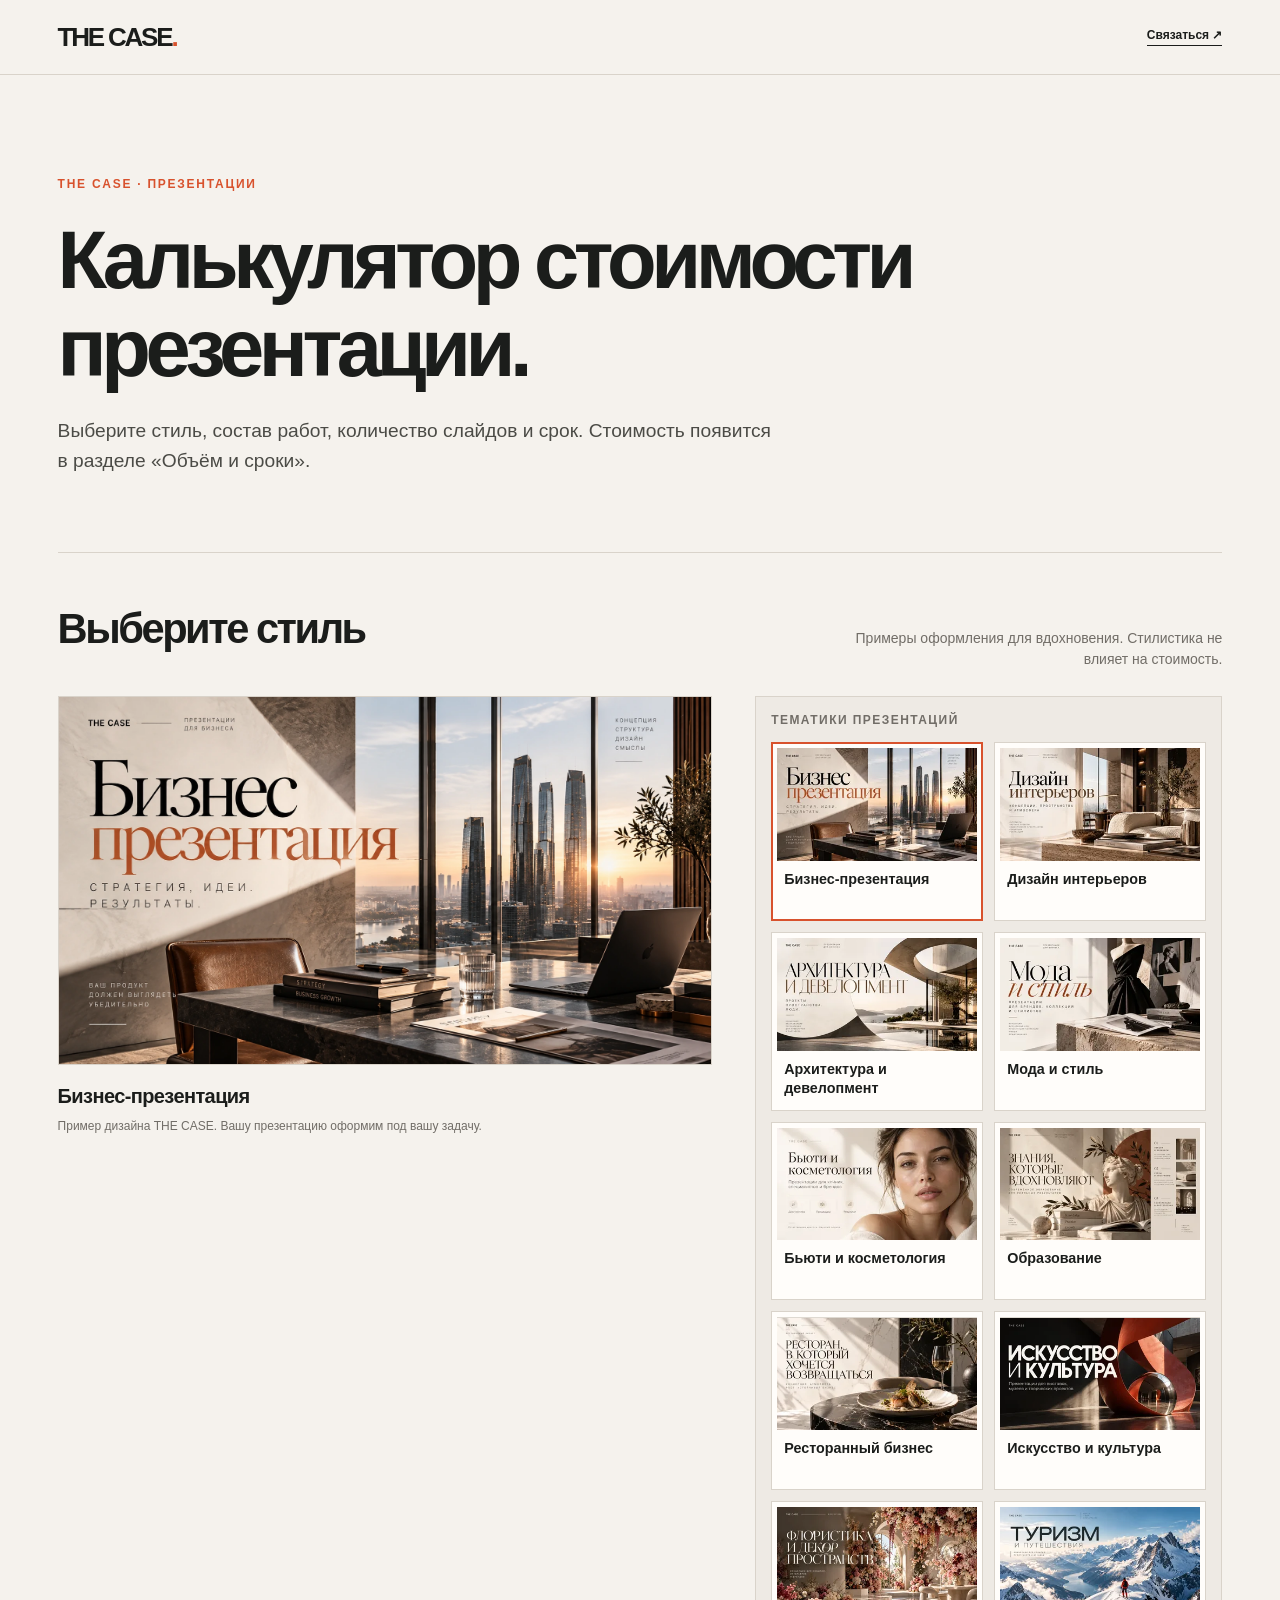
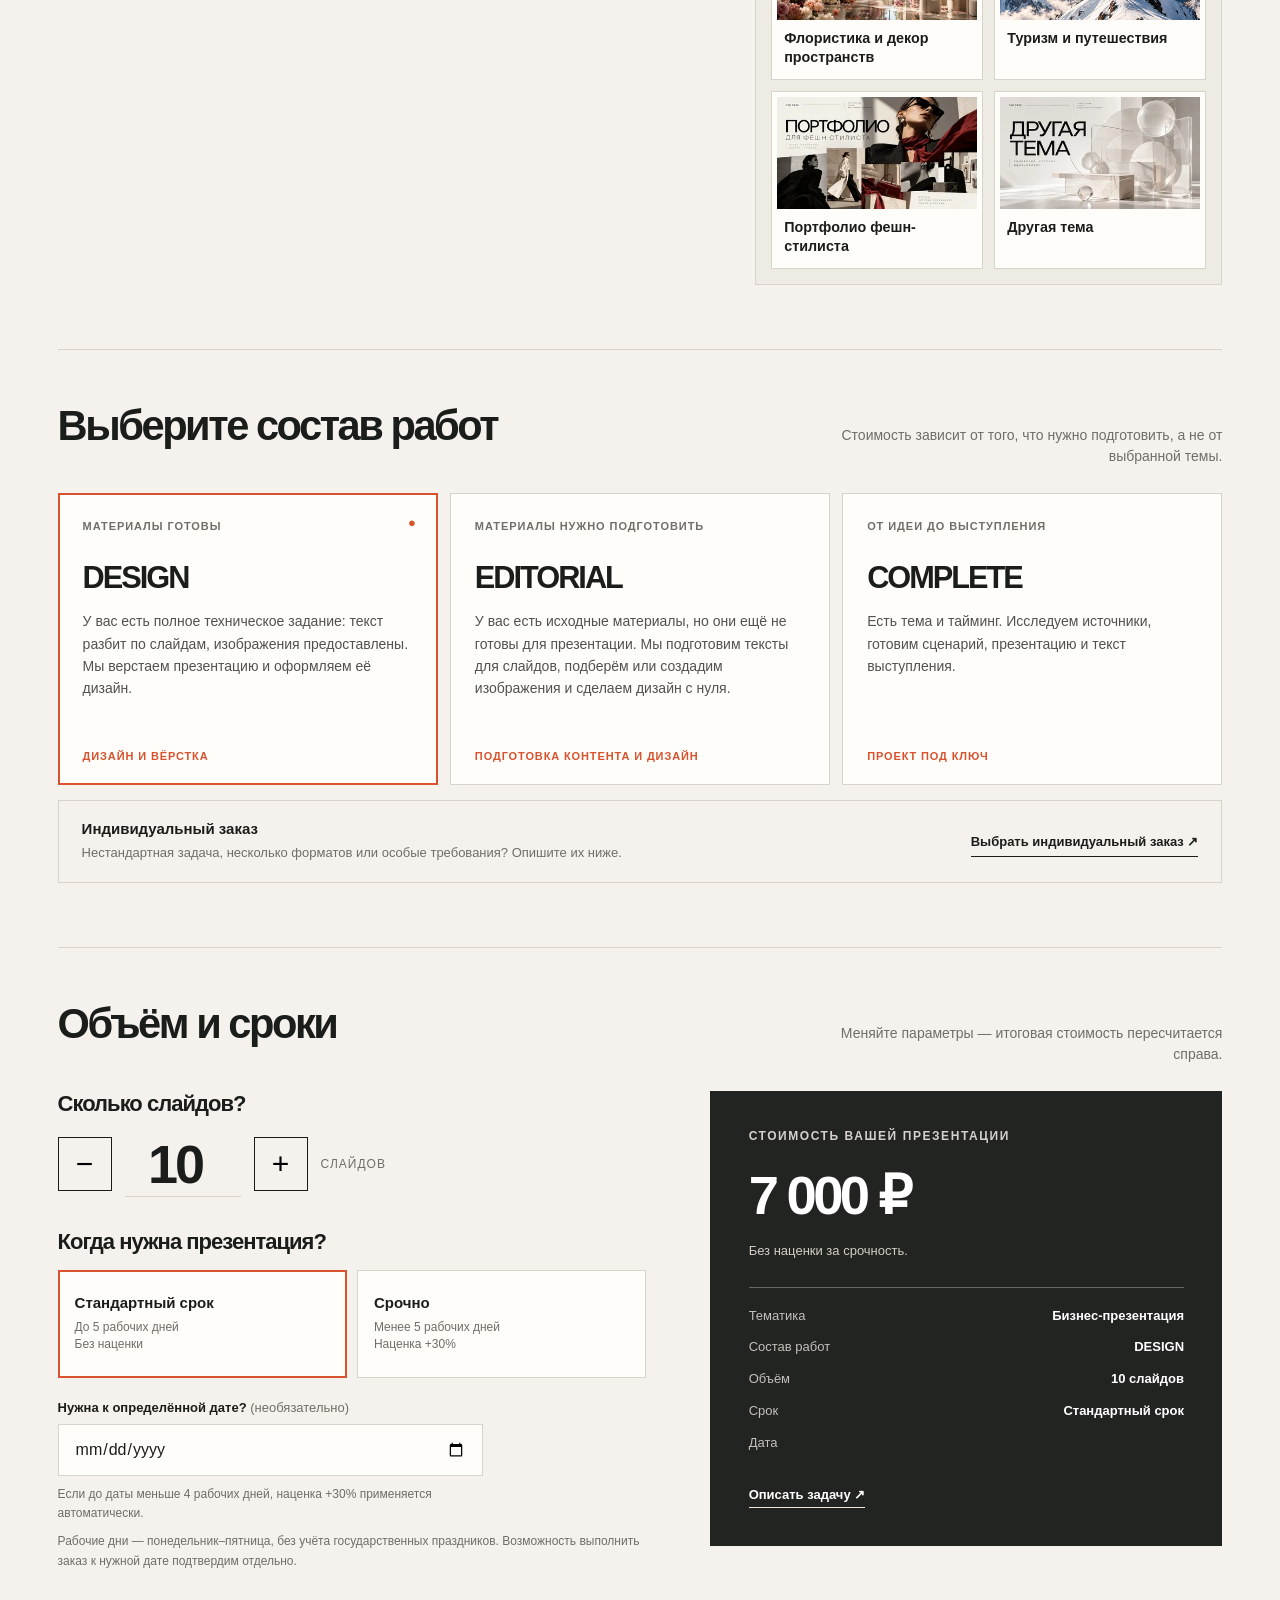
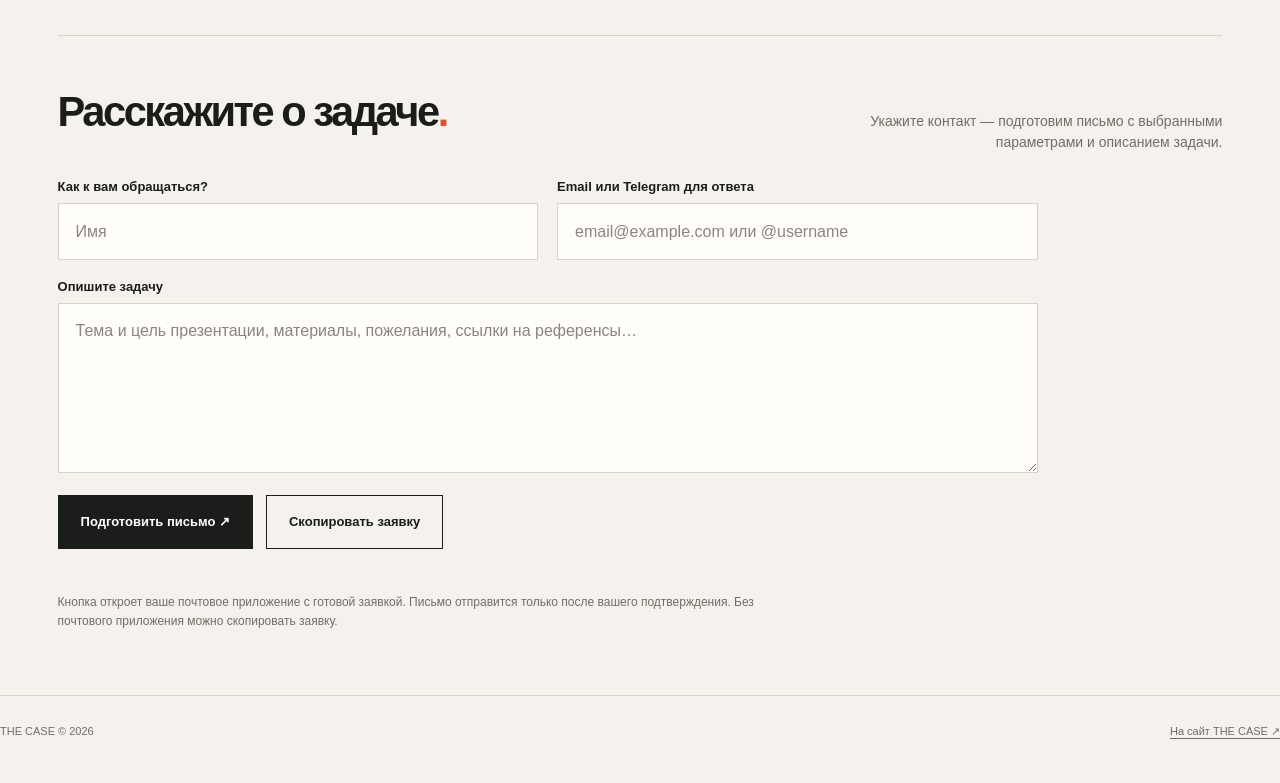
<file: calculator/index.html>
<!doctype html>
<html lang="ru"><head>
<meta charset="utf-8"><meta name="viewport" content="width=device-width,initial-scale=1">
<meta name="theme-color" content="#f5f2ed"><meta name="description" content="THE CASE — калькулятор стоимости презентации. Выберите пример оформления, состав работ, количество слайдов и срок.">
<title>Калькулятор стоимости презентации — THE CASE</title>
<style>
:root{--paper:#f5f2ed;--white:#fffdfa;--ink:#1b1d1b;--muted:#716d67;--line:#d9d3ca;--accent:#d8522d;--dark:#222421}
*{box-sizing:border-box}html{scroll-behavior:smooth}body{margin:0;background:var(--paper);color:var(--ink);font-family:Arial,Helvetica,sans-serif;-webkit-font-smoothing:antialiased}button,input,textarea{font:inherit}button{cursor:pointer}button:focus-visible,input:focus-visible,textarea:focus-visible,a:focus-visible{outline:3px solid var(--accent);outline-offset:3px}a{color:inherit}
.shell{max-width:1480px;margin:0 auto;padding:0 clamp(20px,4.5vw,74px)}
.site-head{border-bottom:1px solid var(--line)}.head-inner{display:flex;align-items:center;justify-content:space-between;min-height:74px;gap:22px}.wordmark{font-weight:900;font-size:26px;letter-spacing:-.085em;text-decoration:none}.wordmark span{color:var(--accent)}.head-contact{font-size:12px;font-weight:750;text-decoration:none;border-bottom:1px solid currentColor;padding-bottom:3px}
.hero{padding:clamp(52px,8vw,111px) 0 clamp(50px,6vw,84px);max-width:1170px}.eyebrow{font-size:12px;letter-spacing:.145em;text-transform:uppercase;font-weight:750;color:var(--accent);margin:0 0 25px}.hero h1{margin:0;max-width:1120px;line-height:1.075;font-size:clamp(48px,6.35vw,92px);font-weight:800;letter-spacing:-.067em;overflow-wrap:break-word}.hero h1 span{display:block;color:var(--ink)}.hero-lead{max-width:720px;font-size:clamp(17px,1.5vw,21px);line-height:1.54;margin:25px 0 0;color:#4b4b46}
.section{padding:53px 0 64px;border-top:1px solid var(--line)}.section-header{display:flex;align-items:baseline;justify-content:space-between;gap:30px;margin-bottom:26px}.section h2{font-size:clamp(29px,3.25vw,47px);letter-spacing:-.059em;line-height:1.1;font-weight:800;margin:0}.section-hint{font-size:14px;color:var(--muted);line-height:1.5;max-width:410px;text-align:right;margin:0}
.visual-layout{display:grid;grid-template-columns:minmax(0,1.85fr) minmax(270px,.8fr);gap:clamp(22px,3.5vw,52px);align-items:start}.big-slide{overflow:hidden;border:1px solid var(--line);background:#ddd7cf}.big-slide img{display:block;width:100%;height:auto;aspect-ratio:1672/941;object-fit:contain}.slide-under{display:flex;align-items:baseline;justify-content:space-between;gap:16px;margin:19px 0 0}.chosen{font-size:20px;font-weight:800;line-height:1.25;letter-spacing:-.03em}.slide-clarify{font-size:12px;color:var(--muted);margin:9px 0 0;line-height:1.45}
.theme-side{min-width:0}.theme-title{font-size:11px;letter-spacing:.12em;color:var(--muted);font-weight:750;text-transform:uppercase;margin:0 0 11px}.themes{display:grid;grid-template-columns:1fr;gap:0;border-top:1px solid var(--line)}.theme-btn{display:flex;justify-content:space-between;align-items:center;gap:12px;padding:12px 9px 12px 14px;min-height:43px;border:0;border-bottom:1px solid var(--line);background:transparent;color:var(--ink);text-align:left;font-weight:650;font-size:13px;line-height:1.23;position:relative}.theme-btn::before{content:'';position:absolute;left:0;top:0;bottom:0;width:0;background:var(--accent);transition:width .12s}.theme-btn[aria-pressed=true]{background:#eee8df}.theme-btn[aria-pressed=true]::before{width:4px}.theme-btn[aria-pressed=true] .theme-arrow{color:var(--accent)}.theme-arrow{font-size:15px;color:#bbb1a5}.theme-btn:hover{background:#e9e2d8}
.packages{display:grid;grid-template-columns:repeat(3,minmax(0,1fr));gap:12px}.package{min-width:0;text-align:left;display:flex;flex-direction:column;padding:26px 24px 22px;background:var(--white);border:1px solid var(--line);color:var(--ink);min-height:292px;position:relative}.package[aria-pressed=true]{border:2px solid var(--accent);padding:25px 23px 21px}.package[aria-pressed=true]::after{content:'●';font-size:13px;color:var(--accent);position:absolute;top:20px;right:20px}.pkg-flag{font-size:11px;color:var(--muted);text-transform:uppercase;letter-spacing:.085em;font-weight:750}.pkg-name{font-size:clamp(26px,2.4vw,37px);font-weight:900;letter-spacing:-.065em;margin:28px 0 14px}.pkg-desc{font-size:14px;line-height:1.58;color:#52514d;flex:1}.pkg-end{padding-top:20px;font-size:11px;font-weight:800;color:var(--accent);text-transform:uppercase;letter-spacing:.08em}.custom-strip{margin-top:15px;border:1px solid var(--line);padding:19px 23px;display:flex;justify-content:space-between;align-items:center;gap:14px;flex-wrap:wrap}.custom-strip strong{font-size:15px}.custom-strip p{font-size:13px;line-height:1.5;color:var(--muted);margin:5px 0 0}.custom-strip button{border:0;border-bottom:1px solid currentColor;background:transparent;padding:7px 0;font-size:13px;font-weight:800;color:var(--ink)}.custom-strip button[aria-pressed=true]{color:var(--accent)}
.calculation{display:grid;grid-template-columns:minmax(0,1fr) minmax(300px,.87fr);gap:clamp(24px,5vw,76px);align-items:start}.calculate-fields{display:flex;flex-direction:column;gap:32px;min-width:0}.group h3{font-size:22px;letter-spacing:-.045em;margin:0 0 15px}.counter{display:flex;align-items:center;gap:13px;flex-wrap:wrap}.counter button{width:54px;height:54px;flex:none;border:1px solid var(--ink);background:transparent;font-size:30px;display:grid;place-items:center}.counter button:hover{color:#fff;background:var(--ink)}.counter input{width:116px;text-align:center;border:0;border-bottom:1px solid var(--line);background:transparent;border-radius:0;font-size:54px;font-weight:900;letter-spacing:-.055em;min-height:60px;color:var(--ink)}.counter .counter-unit{font-size:12px;text-transform:uppercase;color:var(--muted);letter-spacing:.085em}.choice-row{display:grid;grid-template-columns:1fr 1fr;gap:10px}.timing{border:1px solid var(--line);padding:16px;text-align:left;min-height:108px;background:var(--white);color:var(--ink)}.timing[aria-pressed=true]{border:2px solid var(--accent);padding:15px}.timing:disabled{opacity:.55;cursor:not-allowed}.timing strong{display:block;font-size:15px;margin-bottom:8px}.timing small{display:block;font-size:12px;line-height:1.45;color:var(--muted)}.date-wrap{margin-top:22px;max-width:425px}.field-label{display:block;font-size:13px;font-weight:750;margin-bottom:9px}.date-wrap input{width:100%;border:1px solid var(--line);background:var(--white);padding:13px 16px;min-height:52px;font-size:16px;color:var(--ink);border-radius:0}.help{font-size:12px;color:var(--muted);margin:9px 0 0;line-height:1.6}.help.alert{color:#af3c25;font-weight:750}
.cost-panel{background:var(--dark);padding:clamp(25px,3vw,42px);color:#fff;min-width:0;position:sticky;top:22px}.cost-kicker{font-size:12px;color:#d5d1cb;text-transform:uppercase;letter-spacing:.13em;font-weight:700}.cost-price{font-size:clamp(39px,4.25vw,72px);line-height:1.08;letter-spacing:-.068em;font-weight:900;margin:24px 0 15px;overflow-wrap:break-word}.cost-price.compact{font-size:clamp(33px,3vw,47px)}.cost-caption{font-size:13px;color:#d4cec4;line-height:1.5}.cost-breakdown{border-top:1px solid #666760;padding-top:19px;margin-top:26px}.cost-line{display:flex;justify-content:space-between;gap:12px;margin-bottom:13px;font-size:13px;line-height:1.45}.cost-line dt{color:#c4c1bb}.cost-line dd{margin:0;font-weight:650;text-align:right;max-width:63%}.go-form{display:inline-block;margin-top:18px;color:white;text-decoration:none;border-bottom:1px solid #f4e6d7;padding-bottom:5px;font-size:13px;font-weight:750}
.form-wrap{max-width:980px}.form-grid{display:grid;grid-template-columns:repeat(2,minmax(0,1fr));gap:19px}.field.full{grid-column:1/-1}.field input,.field textarea{display:block;width:100%;background:var(--white);border:1px solid var(--line);border-radius:0;padding:15px 17px;min-height:57px;font-size:16px;line-height:1.45;color:var(--ink)}.field textarea{min-height:170px;resize:vertical}.field input::placeholder,.field textarea::placeholder{color:#8a8580}.buttons{display:flex;flex-wrap:wrap;gap:13px;margin:22px 0 0}.primary{background:var(--ink);color:#fff;padding:16px 22px;min-height:54px;border:1px solid var(--ink);font-size:13px;font-weight:800}.primary:hover{background:var(--accent);border-color:var(--accent)}.outline{background:transparent;color:var(--ink);padding:16px 22px;min-height:54px;border:1px solid var(--ink);font-size:13px;font-weight:800}.outline:hover{background:var(--ink);color:white}.status{min-height:18px;font-size:13px;color:#336243;margin-top:13px}.status.error{color:#aa3d25}.fine{font-size:12px;line-height:1.6;color:var(--muted);margin:13px 0 0;max-width:730px}.footer{padding:29px 0 45px;border-top:1px solid var(--line);display:flex;justify-content:space-between;gap:14px;flex-wrap:wrap;color:var(--muted);font-size:11px}.footer a{text-decoration:underline;text-underline-offset:3px}
@media(max-width:1000px){.visual-layout{grid-template-columns:minmax(0,1.45fr) minmax(240px,1fr);gap:22px}.package{padding:19px 17px 20px}.package[aria-pressed=true]{padding:18px 16px 19px}.pkg-desc{font-size:13px}.calculation{gap:22px}}
@media(max-width:760px){.head-inner{min-height:65px}.hero{padding:60px 0}.hero h1{font-size:clamp(45px,9.4vw,68px);line-height:1.12}.section{padding:37px 0 43px}.section-header{display:block}.section-hint{text-align:left;max-width:650px;margin-top:10px}.visual-layout{display:flex;flex-direction:column;gap:23px}.visual-main-wrap,.theme-side{width:100%}.themes{grid-template-columns:repeat(2,minmax(0,1fr));column-gap:12px}.theme-btn{font-size:12px;padding:13px 8px 13px 11px}.packages{grid-template-columns:1fr}.package,.package[aria-pressed=true]{min-height:unset;padding:19px}.pkg-name{margin:12px 0}.pkg-end{padding-top:13px}.calculation{grid-template-columns:1fr;gap:28px}.cost-panel{position:static}.form-grid{grid-template-columns:1fr}.field.full{grid-column:auto}}
@media(max-width:400px){.shell{padding-left:17px;padding-right:17px}.hero h1{font-size:clamp(41px,11.4vw,49px)}.counter{gap:9px}.counter button{height:48px;width:48px}.counter input{font-size:48px;width:88px}.counter .counter-unit{font-size:11px}.choice-row{gap:8px}.timing{padding:12px}.timing[aria-pressed=true]{padding:11px}.timing strong{font-size:14px}.themes{column-gap:5px}.theme-btn{font-size:11.5px;min-height:45px}.cost-price{font-size:43px}}

/* Gallery revision: topic + true thumbnail in every selectable tile. */
.visual-layout{grid-template-columns:minmax(0,1.64fr) minmax(318px,.87fr);gap:clamp(20px,3.1vw,48px)}
.visual-main-wrap{position:sticky;top:20px;min-width:0}
.themes{display:grid;grid-template-columns:1fr;gap:9px;border-top:0}
.theme-btn{display:grid;grid-template-columns:minmax(110px,42%) minmax(0,1fr);align-items:center;gap:12px;padding:7px;min-height:0;border:1px solid var(--line);background:var(--white);text-align:left;color:var(--ink);font-size:14px;line-height:1.28;font-weight:700;box-shadow:none;transition:background-color .15s,border-color .15s}
.theme-btn::before,.theme-btn[aria-pressed=true]::before{display:none}
.theme-btn[aria-pressed=true]{background:#f0eae2;border-color:var(--accent);box-shadow:inset 3px 0 0 var(--accent)}
.theme-btn:hover{background:#eee8df}
.theme-thumb{display:block;width:100%;height:auto;aspect-ratio:16/9;object-fit:cover;background:#e5dfd8;border:0;flex:none}
.theme-label{font-size:clamp(12px,1.08vw,15px);font-weight:750;line-height:1.3;min-width:0;overflow-wrap:break-word}
@media(max-width:1000px){
 .visual-layout{grid-template-columns:minmax(0,1.4fr) minmax(285px,.95fr);gap:20px}
 .theme-btn{grid-template-columns:minmax(104px,44%) minmax(0,1fr);gap:10px;padding:6px}
 .theme-label{font-size:13px}
}
@media(max-width:760px){
 .visual-layout{display:flex;flex-direction:column;gap:25px}
 .visual-main-wrap{position:static;top:auto;width:100%}
 .theme-side{width:100%}
 .themes{grid-template-columns:repeat(2,minmax(0,1fr));gap:10px}
 .theme-btn{display:flex;flex-direction:column;align-items:stretch;gap:8px;padding:7px;min-width:0;min-height:0}
 .theme-thumb{width:100%;aspect-ratio:16/9}
 .theme-label{font-size:13px;line-height:1.25;min-height:2.55em}
}
@media(max-width:400px){
 .themes{gap:9px}
 .theme-btn{padding:6px;min-height:0}
 .theme-label{font-size:12px;min-height:2.6em}
}
@media(prefers-reduced-motion:reduce){.theme-btn{transition:none}}
/* THE CASE — unified two-column gallery; other blocks unchanged. */
.visual-layout{
  grid-template-columns:minmax(0,1.4fr) minmax(0,1fr);
  gap:clamp(24px,3.4vw,54px);
  align-items:start;
}
.visual-main-wrap{min-width:0;position:sticky;top:22px;align-self:start}
.theme-side{min-width:0;overflow:hidden;background:#eeeae4;border:1px solid var(--line);padding:15px}
.theme-title{margin:0 0 13px;font-size:12px;line-height:1.45}
.themes{
  display:grid;
  grid-template-columns:repeat(2,minmax(0,1fr));
  grid-auto-rows:1fr;
  gap:11px;
  align-items:stretch;
  min-width:0;
  border:0;
}
.theme-btn{
  box-sizing:border-box;
  min-width:0;
  width:100%;
  min-height:0;
  display:flex;
  flex-direction:column;
  justify-content:flex-start;
  align-items:stretch;
  gap:0;
  padding:5px;
  background:var(--white);
  border:1px solid var(--line);
  text-align:left;
  box-shadow:none;
}
.theme-btn[aria-pressed=true]{
  border:2px solid var(--accent);
  padding:4px;
  background:var(--white);
  box-shadow:none;
}
.theme-btn::before,.theme-btn[aria-pressed=true]::before{display:none}
.theme-thumb{
  display:block;
  width:100%;
  height:auto;
  flex:0 0 auto;
  aspect-ratio:16/9;
  object-fit:contain;
  background:#ded9d1;
}
.theme-label{
  display:block;
  flex:1 0 auto;
  min-width:0;
  padding:9px 7px 7px;
  color:var(--ink);
  font-size:clamp(12px,1.12vw,15px);
  line-height:1.33;
  font-weight:750;
  overflow-wrap:anywhere;
  hyphens:auto;
}
.theme-btn[aria-pressed=true] .theme-label{color:var(--ink)}
@media(max-width:1120px){
 .visual-layout{grid-template-columns:minmax(0,1.1fr) minmax(0,1fr);gap:23px}
 .theme-side{padding:11px}
 .themes{gap:8px}
 .theme-label{font-size:12.5px;padding:8px 5px 5px}
}
@media(max-width:860px){
 .visual-layout{display:flex;flex-direction:column;gap:25px}
 .visual-main-wrap{position:static;top:auto;width:100%}
 .theme-side{width:100%;padding:14px}
 .themes{grid-template-columns:repeat(2,minmax(0,1fr));gap:12px}
 .theme-label{font-size:14px;padding:10px 8px 8px}
}
@media(max-width:400px){
 .theme-side{padding:9px}
 .themes{gap:8px}
 .theme-btn{padding:4px}
 .theme-btn[aria-pressed=true]{padding:3px}
 .theme-label{font-size:12px;padding:8px 4px 5px;line-height:1.25}
}

/* THE CASE: approved two-column thematic preview gallery */
.visual-layout{grid-template-columns:minmax(0,1.4fr) minmax(0,1fr);gap:clamp(24px,3.4vw,54px);align-items:start}
.visual-main-wrap{min-width:0;position:sticky;top:22px;align-self:start}
.theme-side{min-width:0;overflow:hidden;background:#eeeae4;border:1px solid var(--line);padding:15px}
.theme-title{margin:0 0 13px;font-size:12px;line-height:1.45}
.themes{display:grid;grid-template-columns:repeat(2,minmax(0,1fr));grid-auto-rows:1fr;gap:11px;align-items:stretch;min-width:0;border:0}
.theme-btn{box-sizing:border-box;min-width:0;width:100%;min-height:0;display:flex;flex-direction:column;justify-content:flex-start;align-items:stretch;gap:0;padding:5px;background:var(--white);border:1px solid var(--line);text-align:left;box-shadow:none}
.theme-btn[aria-pressed=true]{border:2px solid var(--accent);padding:4px;background:var(--white);box-shadow:none}
.theme-btn::before,.theme-btn[aria-pressed=true]::before{display:none}
.theme-thumb{display:block;width:100%;height:auto;flex:0 0 auto;aspect-ratio:16/9;object-fit:contain;background:#ded9d1}
.theme-label{display:block;flex:1 0 auto;min-width:0;padding:9px 7px 7px;color:var(--ink);font-size:clamp(12px,1.12vw,15px);line-height:1.33;font-weight:750;overflow-wrap:anywhere;hyphens:auto}
.theme-btn[aria-pressed=true] .theme-label{color:var(--ink)}
@media(max-width:1120px){.visual-layout{grid-template-columns:minmax(0,1.1fr) minmax(0,1fr);gap:23px}.theme-side{padding:11px}.themes{gap:8px}.theme-label{font-size:12.5px;padding:8px 5px 5px}}
@media(max-width:860px){.visual-layout{display:flex;flex-direction:column;gap:25px}.visual-main-wrap{position:static;top:auto;width:100%}.theme-side{width:100%;padding:14px}.themes{grid-template-columns:repeat(2,minmax(0,1fr));gap:12px}.theme-label{font-size:14px;padding:10px 8px 8px}}
@media(max-width:400px){.theme-side{padding:9px}.themes{gap:8px}.theme-btn{padding:4px}.theme-btn[aria-pressed=true]{padding:3px}.theme-label{font-size:12px;padding:8px 4px 5px;line-height:1.25}}
</style></head><body>
<header class="site-head"><div class="shell head-inner"><a class="wordmark" href="https://alinavasileva-cco.github.io/studio/" target="_blank" rel="noopener">THE CASE<span>.</span></a><a class="head-contact" href="https://t.me/AlinaVasileva" target="_blank" rel="noopener">Связаться ↗</a></div></header>
<main class="shell">
<section class="hero"><p class="eyebrow">THE CASE · ПРЕЗЕНТАЦИИ</p><h1>Калькулятор стоимости<span>презентации.</span></h1><p class="hero-lead">Выберите стиль, состав работ, количество слайдов и срок. Стоимость появится в разделе «Объём и сроки».</p></section>
<section class="section" id="styles"><div class="section-header"><h2>Выберите стиль</h2><p class="section-hint">Примеры оформления для вдохновения. Стилистика не влияет на стоимость.</p></div>
<div class="visual-layout"><div class="visual-main-wrap"><div class="big-slide"><img id="previewImage" alt="Пример слайда: Бизнес-презентация" width="1672" height="941"></div><div class="slide-under"><div id="selectedStyle" class="chosen">Бизнес-презентация</div></div><p class="slide-clarify">Пример дизайна THE CASE. Вашу презентацию оформим под вашу задачу.</p></div><div class="theme-side"><div class="theme-title">Тематики презентаций</div><div class="themes" id="themeList" role="group" aria-label="Выбрать тематику"></div></div></div>
</section>
<section class="section" id="packages"><div class="section-header"><h2>Выберите состав работ</h2><p class="section-hint">Стоимость зависит от того, что нужно подготовить, а не от выбранной темы.</p></div>
<div class="packages" role="group" aria-label="Пакеты работы">
<button type="button" class="package" data-package="design" aria-pressed="true"><span class="pkg-flag">Материалы готовы</span><span class="pkg-name">DESIGN</span><span class="pkg-desc">У вас есть полное техническое задание: текст разбит по слайдам, изображения предоставлены. Мы верстаем презентацию и оформляем её дизайн.</span><span class="pkg-end">Дизайн и вёрстка</span></button>
<button type="button" class="package" data-package="editorial" aria-pressed="false"><span class="pkg-flag">Материалы нужно подготовить</span><span class="pkg-name">EDITORIAL</span><span class="pkg-desc">У вас есть исходные материалы, но они ещё не готовы для презентации. Мы подготовим тексты для слайдов, подберём или создадим изображения и сделаем дизайн с нуля.</span><span class="pkg-end">Подготовка контента и дизайн</span></button>
<button type="button" class="package" data-package="complete" aria-pressed="false"><span class="pkg-flag">От идеи до выступления</span><span class="pkg-name">COMPLETE</span><span class="pkg-desc">Есть тема и тайминг. Исследуем источники, готовим сценарий, презентацию и текст выступления.</span><span class="pkg-end">Проект под ключ</span></button>
</div><div class="custom-strip"><div><strong>Индивидуальный заказ</strong><p>Нестандартная задача, несколько форматов или особые требования? Опишите их ниже.</p></div><button type="button" id="customToggle" aria-pressed="false">Выбрать индивидуальный заказ ↗</button></div>
</section>
<section class="section" id="calculation"><div class="section-header"><h2>Объём и сроки</h2><p class="section-hint">Меняйте параметры — итоговая стоимость пересчитается справа.</p></div>
<div class="calculation"><div class="calculate-fields">
<div class="group" id="qtySection"><h3>Сколько слайдов?</h3><div class="counter"><button id="qtyMinus" type="button" aria-label="Уменьшить количество">−</button><input id="slideCount" type="number" inputmode="numeric" min="1" max="300" step="1" value="10" aria-label="Количество слайдов"><button id="qtyPlus" type="button" aria-label="Увеличить количество">+</button><span class="counter-unit">слайдов</span></div></div>
<div class="group"><h3>Когда нужна презентация?</h3><div class="choice-row" role="group" aria-label="Срок выполнения"><button class="timing" type="button" data-timing="standard" aria-pressed="true"><strong>Стандартный срок</strong><small>До 5 рабочих дней<br>Без наценки</small></button><button class="timing" type="button" data-timing="urgent" aria-pressed="false"><strong>Срочно</strong><small>Менее 5 рабочих дней<br>Наценка +30%</small></button></div>
<div class="date-wrap"><label for="targetDate" class="field-label">Нужна к определённой дате? <span style="font-weight:400;color:var(--muted)">(необязательно)</span></label><input id="targetDate" type="date"><div class="help" id="dateHelp">Если до даты меньше 4 рабочих дней, наценка +30% применяется автоматически.</div></div>
<p class="help">Рабочие дни — понедельник–пятница, без учёта государственных праздников. Возможность выполнить заказ к нужной дате подтвердим отдельно.</p></div></div>
<aside class="cost-panel" aria-label="Стоимость проекта"><div class="cost-kicker">Стоимость вашей презентации</div><div id="finalPrice" class="cost-price" aria-live="polite">7 000 ₽</div><div id="finalCaption" class="cost-caption">Расчёт без наценки за срочность.</div><dl class="cost-breakdown"><div class="cost-line"><dt>Тематика</dt><dd id="sumTheme">Бизнес-презентация</dd></div><div class="cost-line"><dt>Состав работ</dt><dd id="sumPackage">DESIGN</dd></div><div class="cost-line"><dt>Объём</dt><dd id="sumCount">10 слайдов</dd></div><div class="cost-line"><dt>Срок</dt><dd id="sumTiming">Стандартный</dd></div><div class="cost-line" id="sumDateRow" hidden><dt>Дата</dt><dd id="sumDate"></dd></div></dl><a class="go-form" href="#request">Описать задачу ↗</a></aside>
</div></section>
<section class="section" id="request"><div class="section-header"><h2>Расскажите о задаче<span style="color:var(--accent)">.</span></h2><p class="section-hint">Укажите контакт — подготовим письмо с выбранными параметрами и описанием задачи.</p></div>
<div class="form-wrap"><form id="requestForm" novalidate><div class="form-grid"><label class="field"><span class="field-label">Как к вам обращаться?</span><input id="clientName" name="clientName" required type="text" autocomplete="name" placeholder="Имя" maxlength="100"></label><label class="field"><span class="field-label">Email или Telegram для ответа</span><input id="contact" name="contact" required type="text" placeholder="email@example.com или @username" maxlength="180"></label><label class="field full"><span class="field-label">Опишите задачу</span><textarea id="description" name="description" required placeholder="Тема и цель презентации, материалы, пожелания, ссылки на референсы…" maxlength="3500"></textarea></label></div><div class="buttons"><button class="primary" type="submit">Подготовить письмо ↗</button><button class="outline" type="button" id="copyBrief">Скопировать заявку</button></div><div class="status" id="formStatus" role="status" aria-live="polite"></div><p class="fine">Кнопка откроет ваше почтовое приложение с готовой заявкой. Письмо отправится только после вашего подтверждения. Без почтового приложения можно скопировать заявку.</p></form></div></section>
</main><footer class="shell footer"><span>THE CASE © 2026</span><a href="https://alinavasileva-cco.github.io/studio/" target="_blank" rel="noopener">На сайт THE CASE ↗</a></footer>
<script>const THEMES=[{"label": "Бизнес-презентация", "src": "assets/slide_01.webp"}, {"label": "Дизайн интерьеров", "src": "assets/slide_02.webp"}, {"label": "Архитектура и девелопмент", "src": "assets/slide_03.webp"}, {"label": "Мода и стиль", "src": "assets/slide_04.webp"}, {"label": "Бьюти и косметология", "src": "assets/slide_05.webp"}, {"label": "Образование", "src": "assets/slide_06.webp"}, {"label": "Ресторанный бизнес", "src": "assets/slide_07.webp"}, {"label": "Искусство и культура", "src": "assets/slide_08.webp"}, {"label": "Флористика и декор пространств", "src": "assets/slide_09.webp"}, {"label": "Туризм и путешествия", "src": "assets/slide_10.webp"}, {"label": "Портфолио фешн-стилиста", "src": "assets/slide_11.webp"}, {"label": "Другая тема", "src": "assets/slide_12.webp"}];
const THUMBNAILS=["assets/thumb_01.webp", "assets/thumb_02.webp", "assets/thumb_03.webp", "assets/thumb_04.webp", "assets/thumb_05.webp", "assets/thumb_06.webp", "assets/thumb_07.webp", "assets/thumb_08.webp", "assets/thumb_09.webp", "assets/thumb_10.webp", "assets/thumb_11.webp", "assets/thumb_12.webp"];
(() => {'use strict';
const $=id=>document.getElementById(id),themes=$('themeList');
const state={theme:0,pack:'design',qty:10,timing:'standard',date:'',custom:false};
const packNames={design:'DESIGN',editorial:'EDITORIAL',complete:'COMPLETE'};
const money=n=>new Intl.NumberFormat('ru-RU').format(n)+' ₽';
const clamp=(n,a,b)=>Math.max(a,Math.min(b,n));
function daysUntil(dateStr){if(!dateStr)return null;const p=dateStr.split('-').map(Number);if(p.length!==3||p.some(x=>!Number.isInteger(x)))return null;const target=new Date(Date.UTC(p[0],p[1]-1,p[2]));if(target.getUTCFullYear()!==p[0]||target.getUTCMonth()+1!==p[1]||target.getUTCDate()!==p[2])return null;const today=new Date();const start=new Date(Date.UTC(today.getFullYear(),today.getMonth(),today.getDate()));if(target<start)return -1;let n=0;for(let d=new Date(start.getTime()+86400000);d<=target;d=new Date(d.getTime()+86400000)){if(d.getUTCDay()!==0&&d.getUTCDay()!==6)n++;if(n>400)break;}return n;}
const forced=()=>{const n=daysUntil(state.date);return n!==null&&n>=0&&n<4;};
const urgent=()=>state.timing==='urgent'||forced();
const badDate=()=>state.date&&daysUntil(state.date)===-1;
const plur=n=>n%10===1&&n%100!==11?'слайд':n%10>=2&&n%10<=4&&(n%100<12||n%100>14)?'слайда':'слайдов';
function price(){if(state.custom)return {label:'По запросу',desc:'Рассчитаем стоимость после обсуждения задачи.',open:true};if(state.pack==='complete')return {label:'от '+money(urgent()?65000:50000),desc:urgent()?'Стоимость проекта от 50 000 ₽ с наценкой +30%.':'Стоимость проекта — от 50 000 ₽. Точную сумму согласуем по задаче.',open:true};const base=state.qty*(state.pack==='design'?700:1000);return {label:money(urgent()?Math.round(base*1.3):base),desc:urgent()?'С учётом наценки +30% за срочность.':'Без наценки за срочность.',open:false};}
function showTheme(i){state.theme=i;const im=$('previewImage');im.src=THEMES[i].src;im.alt='Пример слайда: '+THEMES[i].label;$('selectedStyle').textContent=THEMES[i].label;themes.querySelectorAll('button').forEach((b,j)=>b.setAttribute('aria-pressed',String(j===i)));render();}
THEMES.forEach((theme,i)=>{
 const button=document.createElement('button');
 button.type='button';
 button.className='theme-btn';
 button.setAttribute('aria-pressed','false');
 button.setAttribute('aria-controls','previewImage');
 button.setAttribute('aria-label','Показать пример: '+theme.label);
 const thumb=document.createElement('img');
 thumb.className='theme-thumb';
 thumb.src=THUMBNAILS[i];
 thumb.alt='';
 thumb.width=320;
 thumb.height=180;
 thumb.loading=i<5?'eager':'lazy';
 thumb.decoding='async';
 const label=document.createElement('span');
 label.className='theme-label';
 label.textContent=theme.label;
 button.append(thumb,label);
 button.addEventListener('click',()=>{
  showTheme(i);
  if(window.matchMedia('(max-width:760px)').matches){
   const target=document.querySelector('.visual-main-wrap');
   target.scrollIntoView({behavior:window.matchMedia('(prefers-reduced-motion:reduce)').matches?'auto':'smooth',block:'start'});
  }
 });
 themes.appendChild(button);
});
function render(){const p=price();$('finalPrice').textContent=p.label;$('finalPrice').classList.toggle('compact',p.label.length>13);$('finalCaption').textContent=p.desc;$('sumTheme').textContent=THEMES[state.theme].label;$('sumPackage').textContent=state.custom?'Индивидуальный заказ':packNames[state.pack];$('sumCount').textContent=state.custom?'По запросу':state.qty+' '+plur(state.qty);$('sumTiming').textContent=urgent()?'Срочно (+30%)':'Стандартный срок';$('sumDateRow').hidden=!state.date;$('sumDate').textContent=state.date?state.date.split('-').reverse().join('.'):'';$('slideCount').value=state.qty;
 document.querySelectorAll('[data-package]').forEach(b=>b.setAttribute('aria-pressed',String(!state.custom&&b.dataset.package===state.pack)));$('customToggle').setAttribute('aria-pressed',String(state.custom));$('customToggle').textContent=state.custom?'✓ Индивидуальный заказ выбран':'Выбрать индивидуальный заказ ↗';$('qtySection').style.opacity=state.custom?'0.65':'1';
 document.querySelectorAll('[data-timing]').forEach(b=>{b.setAttribute('aria-pressed',String(b.dataset.timing===(urgent()?'urgent':'standard')));b.disabled=forced()&&b.dataset.timing==='standard';});const d=daysUntil(state.date),hint=$('dateHelp');hint.classList.toggle('alert',!!(forced()||badDate()));if(badDate())hint.textContent='Выбранная дата прошла. Укажите будущую дату.';else if(forced())hint.textContent='До этой даты '+d+' рабочих дней: наценка +30% включена автоматически.';else if(state.date)hint.textContent='До даты '+d+' рабочих дней. Тариф сохранён.';else hint.textContent='Если до даты меньше 4 рабочих дней, наценка +30% применяется автоматически.';}
 document.querySelectorAll('[data-package]').forEach(b=>b.addEventListener('click',()=>{state.pack=b.dataset.package;state.custom=false;render();}));
 $('customToggle').addEventListener('click',()=>{state.custom=!state.custom;render();});
 $('qtyMinus').addEventListener('click',()=>{state.qty=clamp(state.qty-1,1,300);render();});$('qtyPlus').addEventListener('click',()=>{state.qty=clamp(state.qty+1,1,300);render();});
 $('slideCount').addEventListener('change',e=>{const n=Number(e.target.value);if(Number.isFinite(n)&&n>0)state.qty=clamp(Math.round(n),1,300);render();});$('slideCount').addEventListener('input',e=>{const n=Number(e.target.value);if(e.target.value!==''&&Number.isFinite(n)&&n>0){state.qty=clamp(Math.round(n),1,300);const p=price();$('finalPrice').textContent=p.label;$('finalCaption').textContent=p.desc;$('sumCount').textContent=state.qty+' '+plur(state.qty);}});
 document.querySelectorAll('[data-timing]').forEach(b=>b.addEventListener('click',()=>{if(!b.disabled){state.timing=b.dataset.timing;render();}}));$('targetDate').addEventListener('change',e=>{state.date=e.target.value;render();});
 function textBrief(){return ['Заявка с калькулятора THE CASE','','Имя: '+$('clientName').value.trim(),'Контакт: '+$('contact').value.trim(),'','Тематика: '+THEMES[state.theme].label,'Состав работ: '+(state.custom?'Индивидуальный заказ':packNames[state.pack]),'Количество слайдов: '+(state.custom?'уточняется':state.qty),'Срок: '+(urgent()?'Срочно (+30%)':'Стандартный'),...(state.date?['К дате: '+state.date.split('-').reverse().join('.')]:[]),'Стоимость: '+price().label,'','Описание задачи:',$('description').value.trim()].join('\n');}
 function ok(){for(const id of ['clientName','contact','description']){if(!$(id).value.trim()){$('formStatus').classList.add('error');$('formStatus').textContent='Заполните имя, контакт и описание задачи.';$(id).focus();return false;}}if(badDate()){$('formStatus').classList.add('error');$('formStatus').textContent='Укажите будущую дату или очистите поле даты.';$('targetDate').focus();return false;}return true;}
 function status(s,err=false){$('formStatus').classList.toggle('error',err);$('formStatus').textContent=s;}
 $('requestForm').addEventListener('submit',e=>{e.preventDefault();if(!ok())return;const link='mailto:thecasebusinesspresentations@gmail.com?subject='+encodeURIComponent('Заявка THE CASE — '+THEMES[state.theme].label)+'&body='+encodeURIComponent(textBrief());status('Письмо подготовлено — подтвердите его отправку в почтовом приложении.');location.href=link;});
 $('copyBrief').addEventListener('click',async()=>{if(!ok())return;const s=textBrief();try{if(navigator.clipboard&&window.isSecureContext){await navigator.clipboard.writeText(s);}else{const t=document.createElement('textarea');t.value=s;t.style.cssText='position:fixed;left:-2000px';document.body.appendChild(t);t.select();const yes=document.execCommand('copy');t.remove();if(!yes)throw Error('copy');}status('Заявка скопирована.');}catch(e){status('Браузер ограничил копирование. Используйте «Подготовить письмо».',true);}});
 showTheme(0);
})();</script></body></html>
</file>
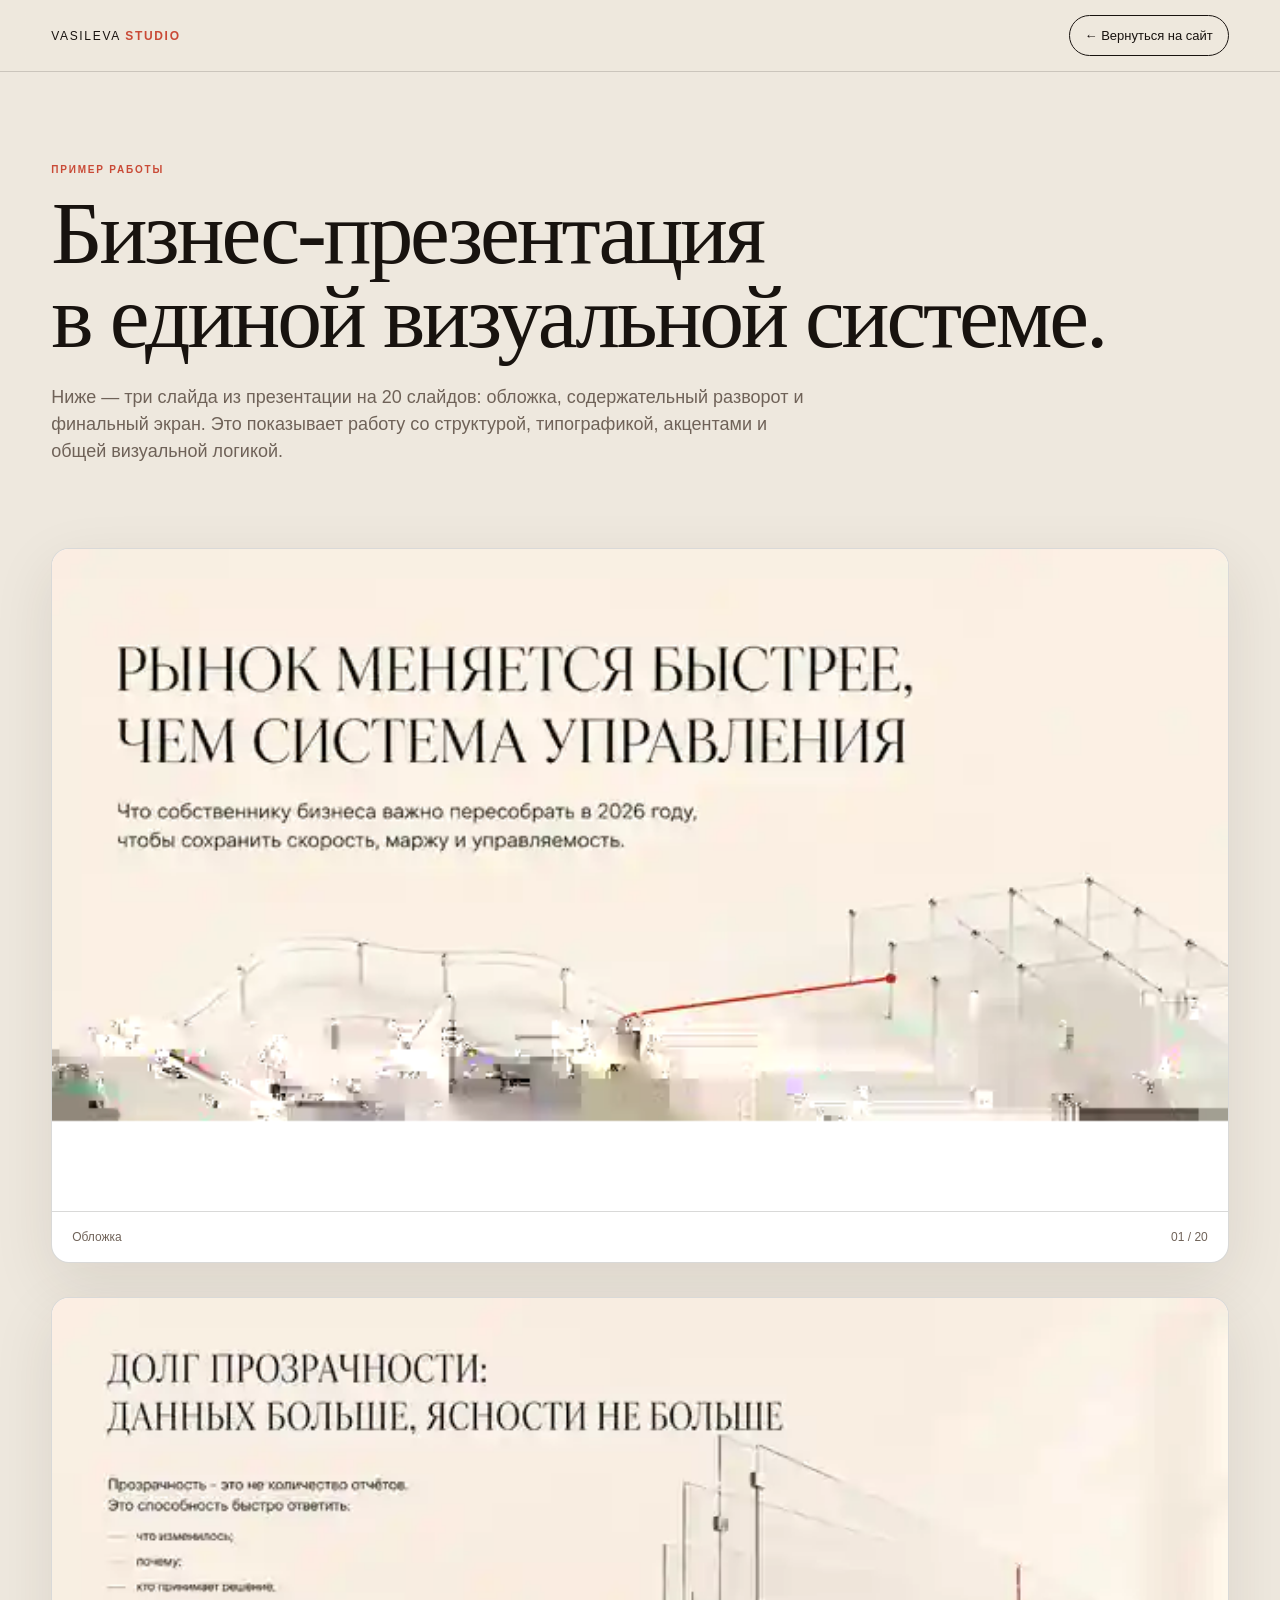
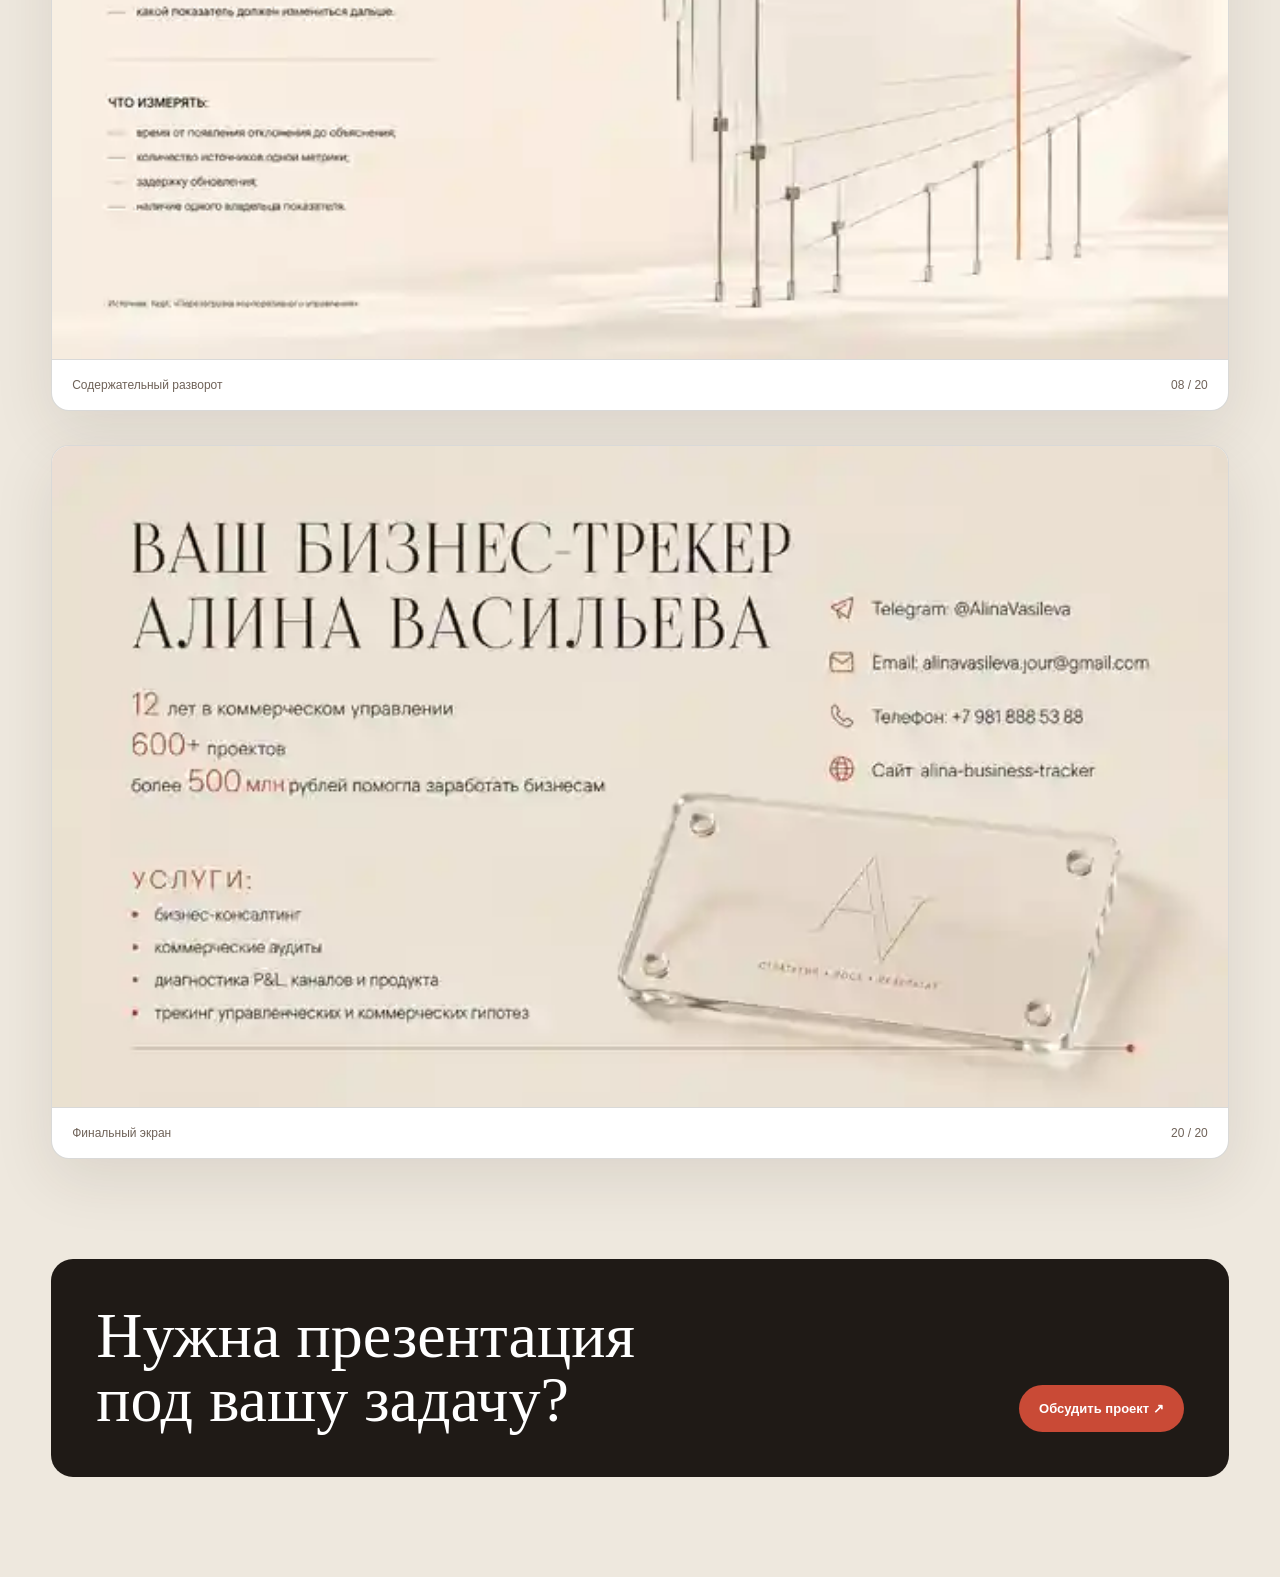
<file: presentation.html>
<!doctype html>
<html lang="ru">
<head>
  <meta charset="utf-8">
  <meta name="viewport" content="width=device-width, initial-scale=1">
  <meta name="description" content="Примеры слайдов бизнес-презентации VASILEVA STUDIO.">
  <meta name="theme-color" content="#eee8de">
  <title>Пример презентации — VASILEVA STUDIO</title>
  <style>
    :root{--paper:#eee8de;--ink:#18130f;--muted:#6f6258;--accent:#c94a36;--line:rgba(24,19,15,.16);--serif:Georgia,'Times New Roman',serif;--sans:Arial,sans-serif}
    *{box-sizing:border-box}html{scroll-behavior:smooth}body{margin:0;background:var(--paper);color:var(--ink);font-family:var(--sans);line-height:1.5}a{color:inherit;text-decoration:none}.head{position:sticky;top:0;z-index:10;background:rgba(238,232,222,.94);backdrop-filter:blur(12px);border-bottom:1px solid var(--line);height:72px;padding:0 4vw;display:flex;align-items:center;justify-content:space-between}.brand{font-size:12px;letter-spacing:.14em}.brand b{color:var(--accent)}.back{font-size:13px;border:1px solid var(--ink);padding:10px 15px;border-radius:999px}.hero{width:min(1400px,92vw);margin:0 auto;padding:80px 0 45px}.eyebrow{text-transform:uppercase;letter-spacing:.18em;font-size:10px;font-weight:700;color:var(--accent)}h1{font-family:var(--serif);font-weight:400;letter-spacing:-.035em;font-size:clamp(48px,7vw,110px);line-height:.94;margin:14px 0 25px}.lead{max-width:760px;color:var(--muted);font-size:18px}.gallery{width:min(1400px,92vw);margin:0 auto;padding:20px 0 100px;display:grid;gap:34px}.slide{background:#fff;border:1px solid var(--line);border-radius:18px;overflow:hidden;box-shadow:0 20px 60px rgba(53,35,25,.10)}.slide img{display:block;width:100%;height:auto}.caption{padding:16px 20px;border-top:1px solid var(--line);display:flex;justify-content:space-between;color:var(--muted);font-size:12px}.cta{width:min(1400px,92vw);margin:0 auto 100px;background:#1f1a16;color:#fff;border-radius:22px;padding:45px;display:flex;align-items:end;justify-content:space-between;gap:30px}.cta h2{font-family:var(--serif);font-weight:400;font-size:clamp(36px,5vw,70px);line-height:1;margin:0}.cta a{background:var(--accent);padding:14px 20px;border-radius:999px;font-weight:700;font-size:13px}@media(max-width:700px){.head{padding:0 20px;height:64px}.hero{padding-top:55px}.lead{font-size:16px}.gallery{gap:18px}.caption{font-size:11px}.cta{padding:28px;align-items:flex-start;flex-direction:column}}
  </style>
</head>
<body>
  <header class="head"><a class="brand" href="index.html">VASILEVA <b>STUDIO</b></a><a class="back" href="index.html#presentation">← Вернуться на сайт</a></header>
  <main>
    <section class="hero"><p class="eyebrow">Пример работы</p><h1>Бизнес-презентация<br>в единой визуальной системе.</h1><p class="lead">Ниже — три слайда из презентации на 20 слайдов: обложка, содержательный разворот и финальный экран. Это показывает работу со структурой, типографикой, акцентами и общей визуальной логикой.</p></section>
    <section class="gallery" aria-label="Примеры слайдов">
      <article class="slide"><img src="assets/presentation-01.webp" alt="Первый слайд бизнес-презентации"><div class="caption"><span>Обложка</span><span>01 / 20</span></div></article>
      <article class="slide"><img src="assets/presentation-08.webp" alt="Восьмой слайд бизнес-презентации"><div class="caption"><span>Содержательный разворот</span><span>08 / 20</span></div></article>
      <article class="slide"><img src="assets/presentation-20.webp" alt="Финальный слайд бизнес-презентации"><div class="caption"><span>Финальный экран</span><span>20 / 20</span></div></article>
    </section>
    <section class="cta"><h2>Нужна презентация<br>под вашу задачу?</h2><a href="https://t.me/AlinaVasileva" target="_blank" rel="noopener">Обсудить проект ↗</a></section>
  </main>
</body>
</html>
</file>
